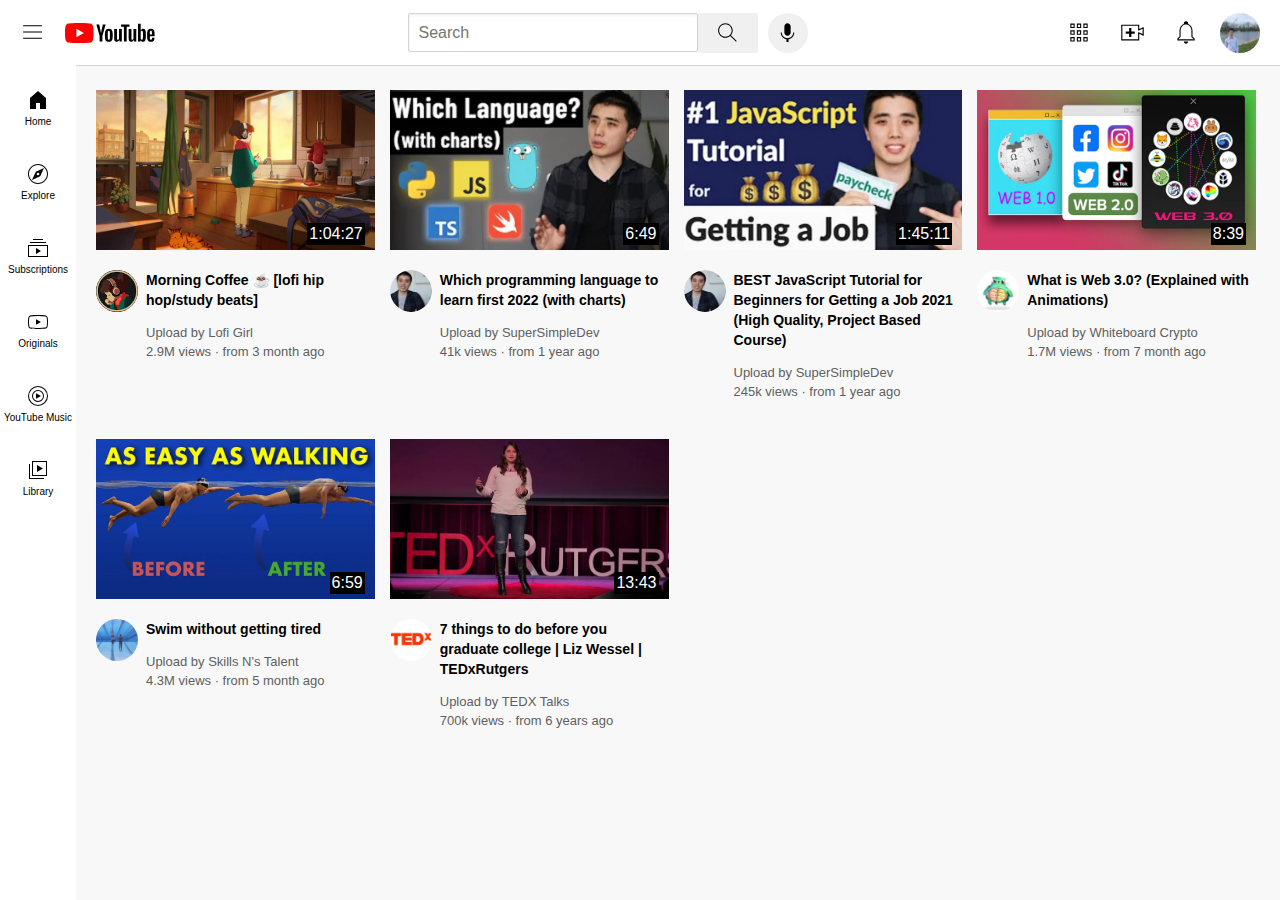
<file: index.html>
<!DOCTYPE html>
<html>
    <head>
        <title>Youtube Clone</title>
        <link rel="stylesheet" href="styles.css">
        <link rel="stylesheet" href="header.css">
        <link rel="stylesheet" href="general.css">
        <link rel="stylesheet" href="bar.css">

        <!--
            This website is a project of clone YouTube Website HomePage

            The purpose of this Website is to keep Zejun's Favorite Youtubes Videos

            The design is referenced to https://www.youtube.com/
            The HTML layout tutorial is referenced to https://www.youtube.com/watch?v=G3e-cpL7ofc
            The CSS layout tutorial is referenced to https://www.youtube.com/watch?v=G3e-cpL7ofc


            Video Sources: 

            Morning Coffee ☕️ [lofi hip hop/study beats] https://www.youtube.com/watch?v=1fueZCTYkpA

            Which programming language to learn first 2022 (with charts) https://www.youtube.com/watch?v=FhrJAi-eHwI

            BEST JavaScript Tutorial for Beginners for Getting a Job 2021 (High Quality, Project Based Course) https://www.youtube.com/watch?v=DqaTKBU9TZk

            What is Web 3.0? (Explained with Animations) https://www.youtube.com/watch?v=nHhAEkG1y2U

            Swim without getting tired  https://www.youtube.com/watch?v=F7yP2bcoRgM

            7 things to do before you graduate college | Liz Wessel | TEDxRutgers https://www.youtube.com/watch?v=aNTA9FlJVco

        -->
    </head>

    <body>
        <div class="header">
            <div class="left_section">
                <img class = "option_icon" src="images/icon.svg">
                <img class = "youtube-logo" src="images/youtube-logo.svg">
            </div>

            <div class="middle_section">
                <input class = "searchbox" type="text" placeholder="Search">
                <button class="search_button">
                    <img class="search_image" src="images/search_logo.svg">
                    <div class="tooltip">Search</div>
                </button>
                <button class="voice_search_button">
                    <img class="voice_search_image" src="images/voice-search-icon.svg">
                    <div class="tooltip">Search with your voice</div>
                </button>
            </div>

            <div class="right_section">
                <button class="apps_button">
                    <img src="images/youtube-apps_icon.svg">
                    <div class="tooltip">YouTube Apps</div>
                </button>
                <button class="upload_button">
                    <img src="images/upload_icon.svg">
                    <div class="tooltip">Create</div>
                </button>
                <button class="notifications_button">
                    <img src="images/notifications_icon.svg">
                    <div class="tooltip">Notifications</div>
                </button>
                <img class="img_profile" src="images/profilepic.jpeg">
            </div>
        </div>
        <div class="sidebarsection">
            <div class="sidebar">
                <div class="barlogo_container">
                    <div class="barlink">
                        <img class= "homeimg" src="images/home.logo.svg">
                        <div class="barfont">Home</div>
                    </div>

                    <div class="barlink">
                        <img class = "exploreimg" src="images/explore.logo.svg">
                        <div class="barfont">Explore</div>
                    </div>

                    <div class="barlink">
                        <img class = "subscriptionimg" src="images/subscriptions.logo.svg">
                        <div class="barfont">Subscriptions</div>
                    </div>

                    <div class="barlink">
                        <img class = "originalimg" src="images/originals.logo.svg">
                        <div class="barfont">Originals</div>
                    </div>

                    <div class="barlink">
                        <img class="musicimg" src="images/youtube-music.logo.svg">
                        <div class="barfont">YouTube Music</div>
                    </div>

                    <div class="barlink">
                        <img class="libraryimg" src="images/library.logo.svg">
                        <div class="barfont">Library</div>
                    </div>
                </div>
            </div>
    </div>

        <div class="gridsection">

            <div class="block1">
                <div class="imagesection">
                    <a href="https://www.youtube.com/watch?v=1fueZCTYkpA">
                        <img class = "image1" src="image/morning_coffee.png">
                    </a>
                    <div class="image_time">1:04:27</div>
                </div>

                <div class="video-profile-intro-section-grid">
                    <div class="profile_image">
                        <img class="profile_image_item" src="image/morning_coffee_profile.jpeg">
                    </div>
                    <div class="video_description">
                        <p class="first_intro_item">Morning Coffee ☕️ [lofi hip hop/study beats]</p>

                        <p class="author_item">Upload by Lofi Girl</p>

                        <p class="hit_number_item"> 2.9M views &#183; from 3 month ago</p>
                    </div>
                </div>

            </div>
            
            

            <div class="block1">
                <div class="imagesection">
                    <a href="https://www.youtube.com/watch?v=FhrJAi-eHwI">
                        <img class = "image1" src="image/cs_language.png">
                    </a>
                    <div class="image_time">6:49</div>
                </div>
    
                <div class="video-profile-intro-section-grid">
                    <div class="profile_image">
                        <img class="profile_image_item" src="image/supersimpledev_profile.jpeg">
                    </div>
                    <div class="video_description">
                        <p class="first_intro_item">Which programming language to learn first 2022 (with charts)</p>
    
                        <p class="author_item">Upload by SuperSimpleDev</p>
    
                        <p class="hit_number_item"> 41k views &#183; from 1 year ago</p>
                    </div>
                </div>
    
            </div>


            <div class="block1">
                <div class="imagesection">
                    <a href="https://www.youtube.com/watch?v=DqaTKBU9TZk">
                        <img class = "image1" src="image/javaScript.png">
                    </a>
                    <div class="image_time">1:45:11</div>
                </div>

                <div class="video-profile-intro-section-grid">
                    <div class="profile_image">
                        <img class="profile_image_item" src="image/supersimpledev_profile.jpeg">
                    </div>
                    <div class="video_description">
                        <p class="first_intro_item">BEST JavaScript Tutorial for Beginners for Getting a Job 2021 (High Quality, Project Based Course)</p>

                        <p class="author_item">Upload by SuperSimpleDev</p>

                        <p class="hit_number_item"> 245k views &#183; from 1 year ago</p>
                    </div>
                </div>

            </div>
            
            
            
            <div class="block1">
                <div class="imagesection">
                    <a href="https://www.youtube.com/watch?v=nHhAEkG1y2U">
                        <img class = "image1" src="image/web3.0.png">
                    </a>    
                    <div class="image_time">8:39</div>
                </div>
    
                <div class="video-profile-intro-section-grid">
                    <div class="profile_image">
                        <img class="profile_image_item" src="image/web3.0_profile.jpeg">
                    </div>
                    <div class="video_description">
                        <p class="first_intro_item">What is Web 3.0? (Explained with Animations)</p>
    
                        <p class="author_item">Upload by Whiteboard Crypto</p>
    
                        <p class="hit_number_item"> 1.7M views &#183; from 7 month ago</p>
                    </div>
                </div>
    
            </div>



            <div class="block1">
                <div class="imagesection">
                    <a href="https://www.youtube.com/watch?v=F7yP2bcoRgM">
                        <img class = "image1" src="image/swim.png">
                    </a>
                    <div class="image_time">6:59</div>
                </div>

                <div class="video-profile-intro-section-grid">
                    <div class="profile_image">
                        <img class="profile_image_item" src="image/swim_profile.jpeg">
                    </div>
                    <div class="video_description">
                        <p class="first_intro_item">Swim without getting tired</p>

                        <p class="author_item">Upload by Skills N's Talent</p>

                        <p class="hit_number_item"> 4.3M views &#183; from 5 month ago</p>
                    </div>
                </div>

            </div>
            
            
            
            <div class="block1">
                <div class="imagesection">
                    <a href="https://www.youtube.com/watch?v=aNTA9FlJVco">
                        <img class = "image1" src="image/TedTalk.png">
                    </a>
                    <div class="image_time">13:43</div>
                </div>
    
                <div class="video-profile-intro-section-grid">
                    <div class="profile_image">
                        <img class="profile_image_item" src="image/tedtalk_profile.jpeg">
                    </div>
                    <div class="video_description">
                        <p class="first_intro_item">7 things to do before you graduate college | Liz Wessel | TEDxRutgers</p>
    
                        <p class="author_item">Upload by TEDX Talks</p>
    
                        <p class="hit_number_item"> 700k views &#183; from 6 years ago</p>
                    </div>
                </div>
    
            </div>

        </div>


    </body>
</html>
</file>
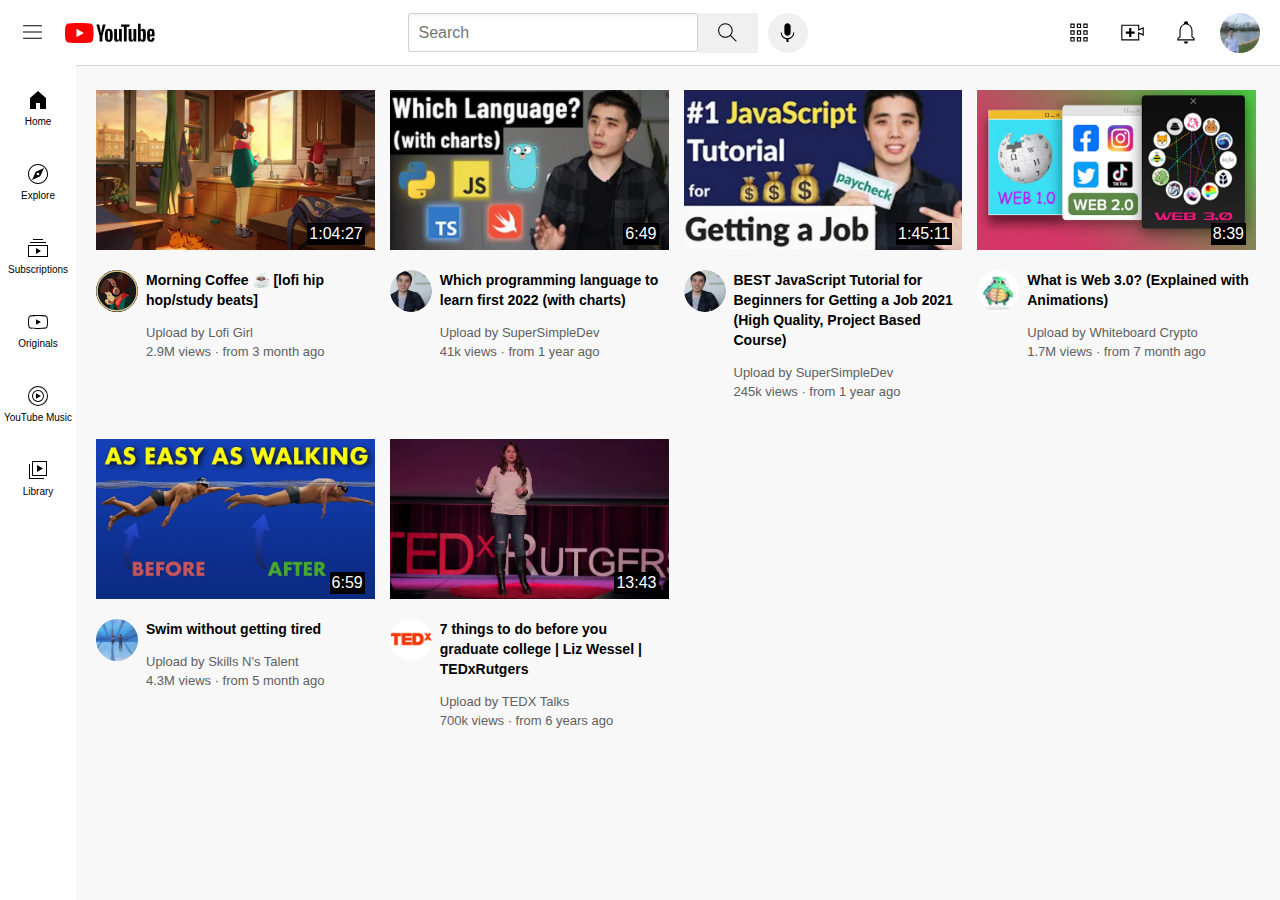
<file: youtube.html>
<!DOCTYPE html>
<html>
    <head>
        <title>Youtube Clone</title>
        <link rel="stylesheet" href="styles.css">
        <link rel="stylesheet" href="header.css">
        <link rel="stylesheet" href="general.css">
        <link rel="stylesheet" href="bar.css">

        <!--
            This website is a project of clone YouTube Website HomePage

            The purpose of this Website is to keep Zejun's Favorite Youtubes Videos

            The design is referenced to https://www.youtube.com/
            The HTML layout tutorial is referenced to https://www.youtube.com/watch?v=G3e-cpL7ofc
            The CSS layout tutorial is referenced to https://www.youtube.com/watch?v=G3e-cpL7ofc


            Video Sources: 

            Morning Coffee ☕️ [lofi hip hop/study beats] https://www.youtube.com/watch?v=1fueZCTYkpA

            Which programming language to learn first 2022 (with charts) https://www.youtube.com/watch?v=FhrJAi-eHwI

            BEST JavaScript Tutorial for Beginners for Getting a Job 2021 (High Quality, Project Based Course) https://www.youtube.com/watch?v=DqaTKBU9TZk

            What is Web 3.0? (Explained with Animations) https://www.youtube.com/watch?v=nHhAEkG1y2U

            Swim without getting tired  https://www.youtube.com/watch?v=F7yP2bcoRgM

            7 things to do before you graduate college | Liz Wessel | TEDxRutgers https://www.youtube.com/watch?v=aNTA9FlJVco

        -->
    </head>

    <body>
        <div class="header">
            <div class="left_section">
                <img class = "option_icon" src="images/icon.svg">
                <img class = "youtube-logo" src="images/youtube-logo.svg">
            </div>

            <div class="middle_section">
                <input class = "searchbox" type="text" placeholder="Search">
                <button class="search_button">
                    <img class="search_image" src="images/search_logo.svg">
                    <div class="tooltip">Search</div>
                </button>
                <button class="voice_search_button">
                    <img class="voice_search_image" src="images/voice-search-icon.svg">
                    <div class="tooltip">Search with your voice</div>
                </button>
            </div>

            <div class="right_section">
                <button class="apps_button">
                    <img src="images/youtube-apps_icon.svg">
                    <div class="tooltip">YouTube Apps</div>
                </button>
                <button class="upload_button">
                    <img src="images/upload_icon.svg">
                    <div class="tooltip">Create</div>
                </button>
                <button class="notifications_button">
                    <img src="images/notifications_icon.svg">
                    <div class="tooltip">Notifications</div>
                </button>
                <img class="img_profile" src="images/profilepic.jpeg">
            </div>
        </div>
        <div class="sidebarsection">
            <div class="sidebar">
                <div class="barlogo_container">
                    <div class="barlink">
                        <img class= "homeimg" src="images/home.logo.svg">
                        <div class="barfont">Home</div>
                    </div>

                    <div class="barlink">
                        <img class = "exploreimg" src="images/explore.logo.svg">
                        <div class="barfont">Explore</div>
                    </div>

                    <div class="barlink">
                        <img class = "subscriptionimg" src="images/subscriptions.logo.svg">
                        <div class="barfont">Subscriptions</div>
                    </div>

                    <div class="barlink">
                        <img class = "originalimg" src="images/originals.logo.svg">
                        <div class="barfont">Originals</div>
                    </div>

                    <div class="barlink">
                        <img class="musicimg" src="images/youtube-music.logo.svg">
                        <div class="barfont">YouTube Music</div>
                    </div>

                    <div class="barlink">
                        <img class="libraryimg" src="images/library.logo.svg">
                        <div class="barfont">Library</div>
                    </div>
                </div>
            </div>
    </div>

        <div class="gridsection">

            <div class="block1">
                <div class="imagesection">
                    <a href="https://www.youtube.com/watch?v=1fueZCTYkpA">
                        <img class = "image1" src="image/morning_coffee.png">
                    </a>
                    <div class="image_time">1:04:27</div>
                </div>

                <div class="video-profile-intro-section-grid">
                    <div class="profile_image">
                        <img class="profile_image_item" src="image/morning_coffee_profile.jpeg">
                    </div>
                    <div class="video_description">
                        <p class="first_intro_item">Morning Coffee ☕️ [lofi hip hop/study beats]</p>

                        <p class="author_item">Upload by Lofi Girl</p>

                        <p class="hit_number_item"> 2.9M views &#183; from 3 month ago</p>
                    </div>
                </div>

            </div>
            
            

            <div class="block1">
                <div class="imagesection">
                    <a href="https://www.youtube.com/watch?v=FhrJAi-eHwI">
                        <img class = "image1" src="image/cs_language.png">
                    </a>
                    <div class="image_time">6:49</div>
                </div>
    
                <div class="video-profile-intro-section-grid">
                    <div class="profile_image">
                        <img class="profile_image_item" src="image/supersimpledev_profile.jpeg">
                    </div>
                    <div class="video_description">
                        <p class="first_intro_item">Which programming language to learn first 2022 (with charts)</p>
    
                        <p class="author_item">Upload by SuperSimpleDev</p>
    
                        <p class="hit_number_item"> 41k views &#183; from 1 year ago</p>
                    </div>
                </div>
    
            </div>


            <div class="block1">
                <div class="imagesection">
                    <a href="https://www.youtube.com/watch?v=DqaTKBU9TZk">
                        <img class = "image1" src="image/javaScript.png">
                    </a>
                    <div class="image_time">1:45:11</div>
                </div>

                <div class="video-profile-intro-section-grid">
                    <div class="profile_image">
                        <img class="profile_image_item" src="image/supersimpledev_profile.jpeg">
                    </div>
                    <div class="video_description">
                        <p class="first_intro_item">BEST JavaScript Tutorial for Beginners for Getting a Job 2021 (High Quality, Project Based Course)</p>

                        <p class="author_item">Upload by SuperSimpleDev</p>

                        <p class="hit_number_item"> 245k views &#183; from 1 year ago</p>
                    </div>
                </div>

            </div>
            
            
            
            <div class="block1">
                <div class="imagesection">
                    <a href="https://www.youtube.com/watch?v=nHhAEkG1y2U">
                        <img class = "image1" src="image/web3.0.png">
                    </a>    
                    <div class="image_time">8:39</div>
                </div>
    
                <div class="video-profile-intro-section-grid">
                    <div class="profile_image">
                        <img class="profile_image_item" src="image/web3.0_profile.jpeg">
                    </div>
                    <div class="video_description">
                        <p class="first_intro_item">What is Web 3.0? (Explained with Animations)</p>
    
                        <p class="author_item">Upload by Whiteboard Crypto</p>
    
                        <p class="hit_number_item"> 1.7M views &#183; from 7 month ago</p>
                    </div>
                </div>
    
            </div>



            <div class="block1">
                <div class="imagesection">
                    <a href="https://www.youtube.com/watch?v=F7yP2bcoRgM">
                        <img class = "image1" src="image/swim.png">
                    </a>
                    <div class="image_time">6:59</div>
                </div>

                <div class="video-profile-intro-section-grid">
                    <div class="profile_image">
                        <img class="profile_image_item" src="image/swim_profile.jpeg">
                    </div>
                    <div class="video_description">
                        <p class="first_intro_item">Swim without getting tired</p>

                        <p class="author_item">Upload by Skills N's Talent</p>

                        <p class="hit_number_item"> 4.3M views &#183; from 5 month ago</p>
                    </div>
                </div>

            </div>
            
            
            
            <div class="block1">
                <div class="imagesection">
                    <a href="https://www.youtube.com/watch?v=aNTA9FlJVco">
                        <img class = "image1" src="image/TedTalk.png">
                    </a>
                    <div class="image_time">13:43</div>
                </div>
    
                <div class="video-profile-intro-section-grid">
                    <div class="profile_image">
                        <img class="profile_image_item" src="image/tedtalk_profile.jpeg">
                    </div>
                    <div class="video_description">
                        <p class="first_intro_item">7 things to do before you graduate college | Liz Wessel | TEDxRutgers</p>
    
                        <p class="author_item">Upload by TEDX Talks</p>
    
                        <p class="hit_number_item"> 700k views &#183; from 6 years ago</p>
                    </div>
                </div>
    
            </div>

        </div>


    </body>
</html>
</file>
<file: styles.css>
.image1{
    width: 100%;
    height: 160px;
    display: block;
}

/*
.block1{
    width: 400px;
    display: inline-block;
    vertical-align: top;
    border-width: 2px;
    border-style: solid;
    border-color: red;
    margin-right: 30px;
}
*/

.video-profile-intro-section-grid{
    display: grid;
    grid-template-columns: 50px 1fr;
    margin-top: 20px;
}

.profile_image{
    /*
    background-color: lightgray;
    */
}

.video_description{
    /*
    background-color: lightgray;
    */
}

.profile_image_item{  
    width: 42px;  /*this took 100 percent area of the profile_image div block */
    border-radius: 50px;
}

.first_intro_item{
    margin-top: 0;  /*delete the margin of the first sentence between it and its dev top*/
    font-size: 14px;
    font-weight: 550;
    line-height: 20px;
}

.author_item{
    margin-top:15px;
    margin-bottom: 4px;
    font-size: 13px;
    color: rgb(96,96,96);
}

.hit_number_item{
    font-size: 13px;
    color:rgb(96,96,96);
}

.gridsection{
    display: grid;
    grid-template-columns: 1fr 1fr 1fr;
    column-gap: 15px;
    row-gap:40px;
}

@media (max-width: 750px) {
    .gridsection{
        grid-template-columns: 1fr 1fr;
    }
}

@media (min-width: 1000px){
    .gridsection{
        grid-template-columns: 1fr 1fr 1fr 1fr;
    }
}
.imagesection{
    position: relative;
}

.image_time{
    position:absolute;
    right: 10px;
    bottom:5px;
    padding: 2px;
    color:white;
    background-color: black;
    font-family: Arial, Helvetica, sans-serif;
}
</file>
<file: header.css>
.searchbox{
    display: inline;
    font-size: 16px;
    flex: 1;
    height: 35px;
    padding-left: 10px;
    border-width: 1px;
    border-style: solid;
    border-color: lightgray;
    border-radius: 2px;
    box-shadow: inset 1px 2px 3px rgba(0, 0, 0, 0.05);
    width: 0; /*can shrink*/
}

.header{
    display: flex;
    flex-direction: row;
    height: 65px;
    justify-content: space-between;
    position: fixed;
    top: 0;
    left: 0;
    right: 0;
    background-color: white;
    border-bottom-width: 1px;
    border-bottom-style: solid;
    border-color: lightgray;
    z-index: 999;
}

.left_section{
    display: flex;
    align-items: center;
}

.middle_section{
    display: flex;/*for the second layer flexbox*/
    flex-direction: row;
    align-items: center; /*for the second layer flexbox*/
    max-width: 400px;
    flex: 1; /*for the first layer flexbox*/
}

.right_section{
    display: flex;
    justify-content: space-between;
    align-items: center;
    width: 220px;
    flex-shrink: 0;
}

.option_icon{
    height: 25px;
    margin-left: 20px;
    margin-right: 20px;
}

.youtube-logo{
    height: 20px;
}

.search_button{
    height: 40px;
    width: 60px;
    border:none;
    background-color: rgb(240, 240, 240);
    border-width: 1px;
    border-radius: 2px;
    margin-right: 10px;
    position:relative;
}

.voice_search_button{
    height: 40px;
    width:40px;
    border-radius: 20px;
    border: none;
    background-color:rgb(240, 240, 240);
    border-width: 1px;
}

.search_button, .voice_search_button, .apps_button, .upload_button, .notifications_button{
    display: flex;
    justify-content: center;
    align-items: center;
    position: relative;
}

.search_button .tooltip,
.voice_search_button .tooltip,
.apps_button .tooltip,
.upload_button .tooltip,
.notifications_button .tooltip{
    position: absolute;
    background-color: gray;
    bottom: -30px;
    color: white;
    padding-top: 2px;
    padding-bottom: 2px;
    padding-left: 4px;
    padding-right: 4px;
    opacity: 0;
    transition: opacity 0.15s;
    pointer-events: none;
    white-space: nowrap;
}

.search_button:hover .tooltip,
.voice_search_button:hover .tooltip,
.apps_button:hover .tooltip,
.upload_button:hover .tooltip,
.notifications_button:hover .tooltip{
    opacity: 1;
}


.search_image{
    height: 25px;
}

.voice_search_image{
    height: 25px;
}

.apps_button{
    width: 50px;
    height: 50px;
    background-color: transparent;
    border: none;
    margin-right: 15px;
}

.upload_button{
    width: 50px;
    height: 50px;
    background-color: transparent;
    border: none;
    margin-right: 15px;
}

.notifications_button{
    width: 50px;
    height: 50px;
    background-color: transparent;
    border: none;
    margin-right: 15px;
}

.img_profile{
    width:40px;
    height:40px;
    border-radius: 25px;
    margin-right: 20px;
}
</file>
<file: general.css>
p{
    font-family: Arial, Helvetica, sans-serif;
    margin-top:0;
    margin-bottom: 0;
}

body{
    display: flex;
    position: relative;
    margin: 0;
    padding-top: 90px;
    padding-left: 96px;
    padding-right: 24px; /*space from right*/
    background-color: rgb(248, 248, 248);
}
</file>
<file: bar.css>
.sidebar{
    position:fixed;
    left:0;
    bottom:0;
    top:65px;
    background-color: white;
    width: 76px;
    z-index: 1000;
    padding-top: 5px;
}

.barlink{
    height: 74px;
    display: flex;
    justify-content: center;
    align-items: center;
    flex-direction: column;
}

.barlink:hover{
    background-color: lightgray;
}

.barlink img{
    height: 24px;
    margin-bottom: 4px;
}

.barlink div{
    font-family: Arial, Helvetica, sans-serif;
    font-size: 10px;
}

/**
.barfontmusic{
    font-size:12px;
}

.barlogo_container{
    display: flex;
    flex-direction: column;
    justify-content: space-between;
    height: 550px;
    align-items: center;
}
.homesection{
    display: flex;
    flex-direction: column;
    align-items: center;
    width: 30px;
    height: 30px;
}

.exploresection{
    display: flex;
    flex-direction: column;
    align-items: center;
    width: 32px;
    height: 32px;
}

.subscriptionsection{
    display: flex;
    flex-direction: column;
    align-items: center;
    width: 32x;
    height: 32px;
}

.originalsection{
    display: flex;
    flex-direction: column;
    align-items: center;
    width: 35px;
    height: 35px;
}

.musicsection{
    display: flex;
    flex-direction: column;
    align-items: center;
    width: 35px;
    height: 35px;
}

.librarysection{
    display: flex;
    flex-direction: column;
    align-items: center;
    width: 35px;
    height: 35px;
}
**/
</file>
